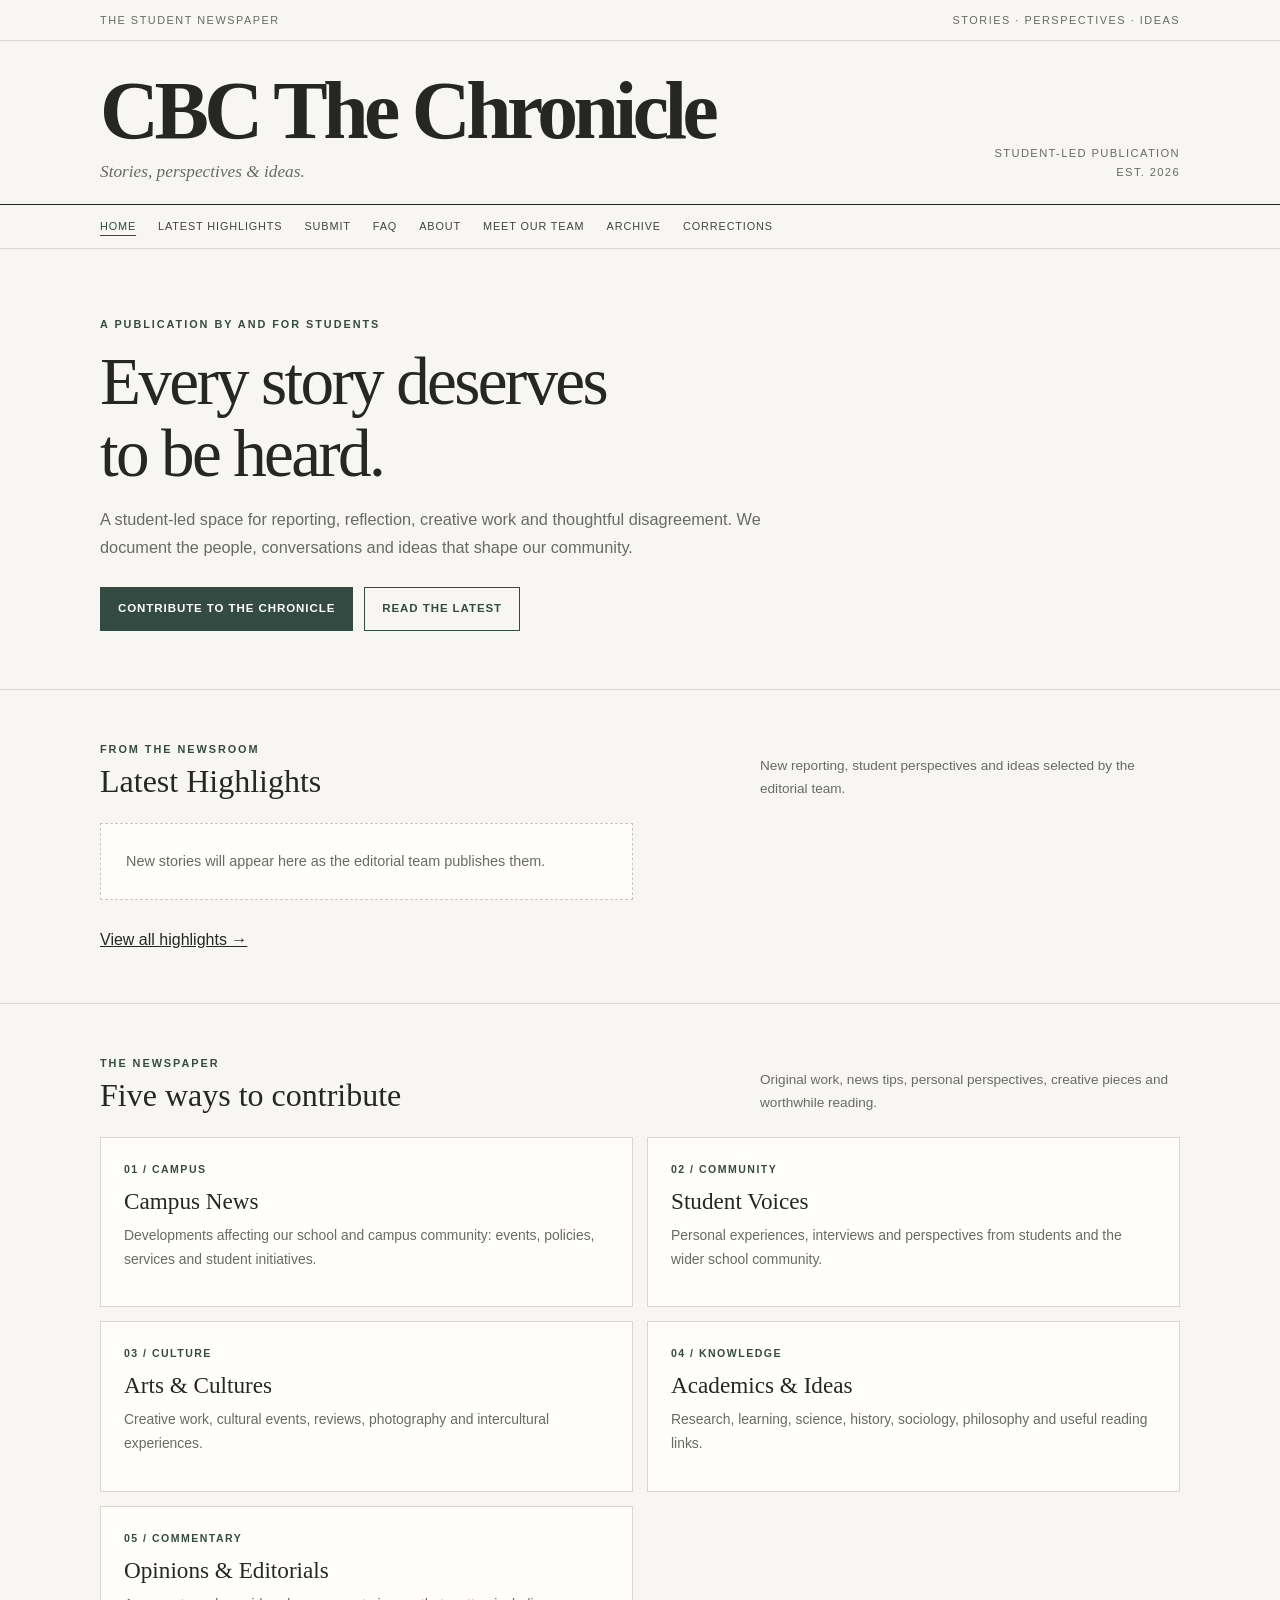
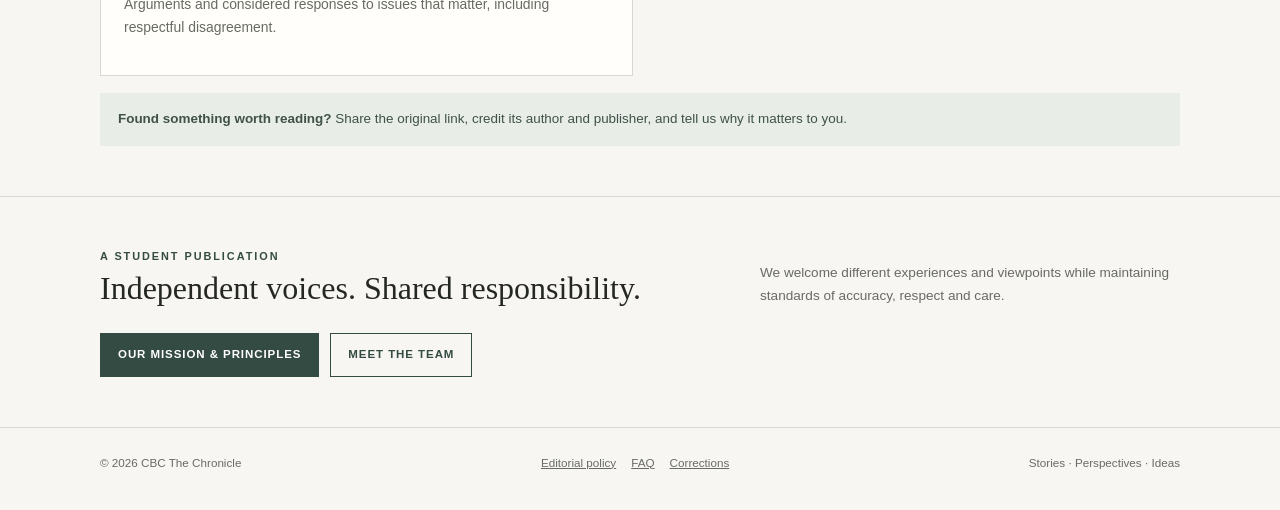
<file: index.html>
<!doctype html><html lang="en"><head><meta charset="utf-8"><meta name="viewport" content="width=device-width, initial-scale=1"><meta name="description" content="CBC The Chronicle — a student publication for stories, perspectives and ideas."><title>Home | CBC The Chronicle</title><link rel="stylesheet" href="assets/style.css"></head><body><div class="topline"><div class="wrap"><span>The Student Newspaper</span><span>Stories · Perspectives · Ideas</span></div></div><header class="mast wrap"><div class="mast-row"><a class="brand" href="index.html"><h1>CBC The Chronicle</h1><p class="tagline">Stories, perspectives &amp; ideas.</p></a><div class="edition">Student-led publication<br>Est. 2026</div></div></header><nav aria-label="Main navigation"><div class="wrap"><a href="index.html" aria-current="page">Home</a><a href="highlights.html">Latest Highlights</a><a href="submit.html">Submit</a><a href="faq.html">FAQ</a><a href="about.html">About</a><a href="team.html">Meet Our Team</a><a href="archive.html">Archive</a><a href="corrections.html">Corrections</a></div></nav><main><section class="hero"><div class="wrap"><div class="eyebrow">A publication by and for students</div><h2>Every story deserves<br>to be heard.</h2><p>A student-led space for reporting, reflection, creative work and thoughtful disagreement. We document the people, conversations and ideas that shape our community.</p><div class="actions"><a class="button" href="submit.html">Contribute to The Chronicle</a><a class="button secondary" href="highlights.html">Read the latest</a></div></div></section>
<section class="block"><div class="wrap"><div class="section-head"><div><div class="eyebrow">From the newsroom</div><h3>Latest Highlights</h3></div><p>New reporting, student perspectives and ideas selected by the editorial team.</p></div><div id="latest" class="grid"><div class="empty">New stories will appear here as the editorial team publishes them.</div></div><div class="actions"><a class="more" href="highlights.html">View all highlights →</a></div></div></section>
<section class="block"><div class="wrap"><div class="section-head"><div><div class="eyebrow">The newspaper</div><h3>Five ways to contribute</h3></div><p>Original work, news tips, personal perspectives, creative pieces and worthwhile reading.</p></div><div class="grid"><article class="card"><div class="kicker">01 / Campus</div><h3>Campus News</h3><p>Developments affecting our school and campus community: events, policies, services and student initiatives.</p></article><article class="card"><div class="kicker">02 / Community</div><h3>Student Voices</h3><p>Personal experiences, interviews and perspectives from students and the wider school community.</p></article><article class="card"><div class="kicker">03 / Culture</div><h3>Arts &amp; Cultures</h3><p>Creative work, cultural events, reviews, photography and intercultural experiences.</p></article><article class="card"><div class="kicker">04 / Knowledge</div><h3>Academics &amp; Ideas</h3><p>Research, learning, science, history, sociology, philosophy and useful reading links.</p></article><article class="card"><div class="kicker">05 / Commentary</div><h3>Opinions &amp; Editorials</h3><p>Arguments and considered responses to issues that matter, including respectful disagreement.</p></article></div><div class="note"><strong>Found something worth reading?</strong> Share the original link, credit its author and publisher, and tell us why it matters to you.</div></div></section>
<section class="block"><div class="wrap"><div class="section-head"><div><div class="eyebrow">A student publication</div><h3>Independent voices. Shared responsibility.</h3></div><p>We welcome different experiences and viewpoints while maintaining standards of accuracy, respect and care.</p></div><div class="actions"><a class="button" href="about.html">Our mission &amp; principles</a><a class="button secondary" href="team.html">Meet the team</a></div></div></section>
<script>fetch('data/articles.json').then(r=>r.json()).then(items=>{const el=document.getElementById('latest');if(!items.length)return;el.innerHTML=items.slice(0,3).map(a=>`<article class="card"><div class="kicker">${a.category||'The Chronicle'} · ${a.date||''}</div><h3>${a.title}</h3><p>${a.excerpt||''}</p><a class="more" href="${a.url}">Read story →</a></article>`).join('')}).catch(()=>{});</script></main><footer><div class="wrap"><span>© 2026 CBC The Chronicle</span><div class="footer-links"><a href="about.html">Editorial policy</a><a href="faq.html">FAQ</a><a href="corrections.html">Corrections</a></div><span>Stories · Perspectives · Ideas</span></div></footer></body></html>
</file>
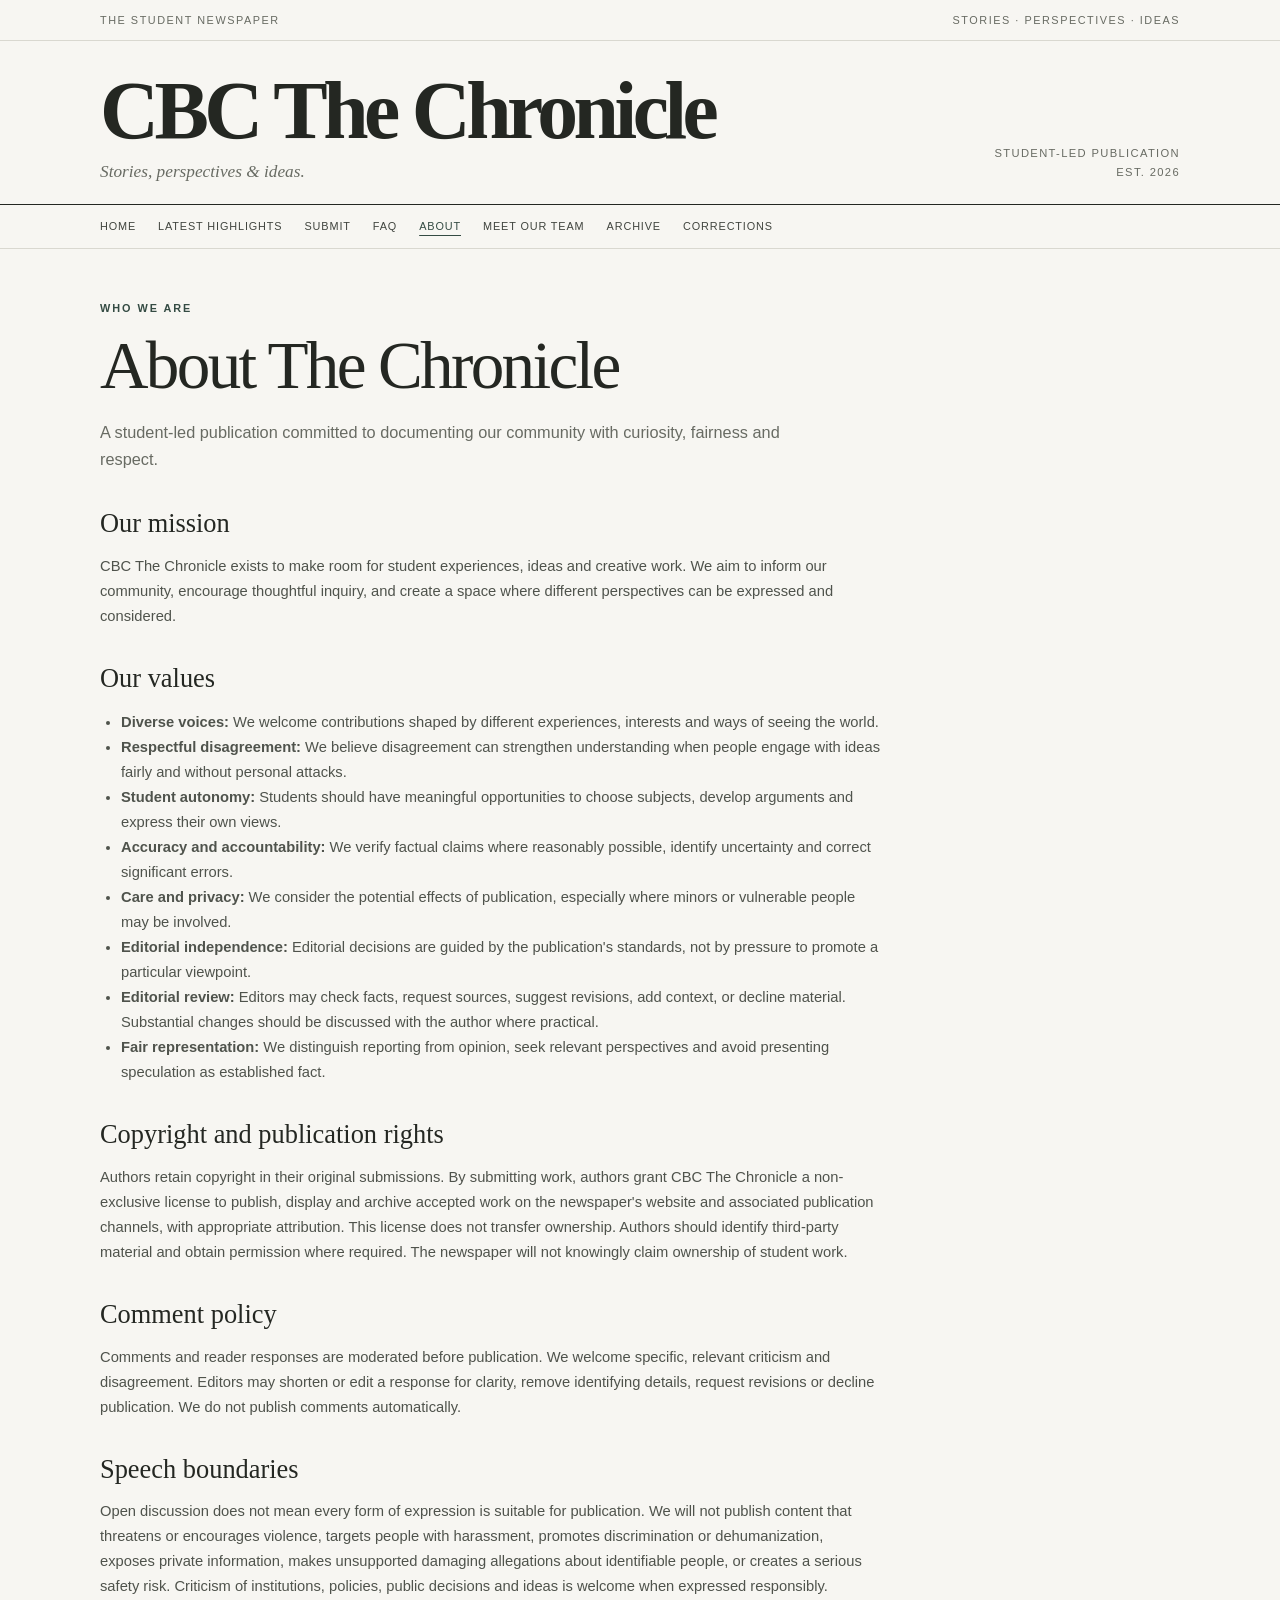
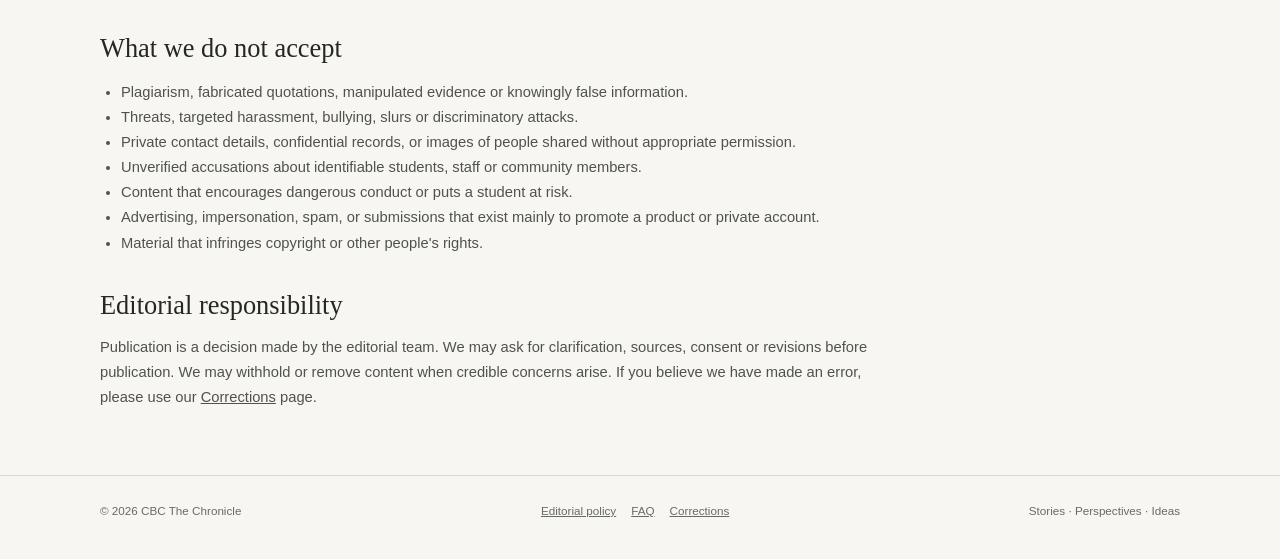
<file: about.html>
<!doctype html><html lang="en"><head><meta charset="utf-8"><meta name="viewport" content="width=device-width, initial-scale=1"><meta name="description" content="CBC The Chronicle — a student publication for stories, perspectives and ideas."><title>About | CBC The Chronicle</title><link rel="stylesheet" href="assets/style.css"></head><body><div class="topline"><div class="wrap"><span>The Student Newspaper</span><span>Stories · Perspectives · Ideas</span></div></div><header class="mast wrap"><div class="mast-row"><a class="brand" href="index.html"><h1>CBC The Chronicle</h1><p class="tagline">Stories, perspectives &amp; ideas.</p></a><div class="edition">Student-led publication<br>Est. 2026</div></div></header><nav aria-label="Main navigation"><div class="wrap"><a href="index.html">Home</a><a href="highlights.html">Latest Highlights</a><a href="submit.html">Submit</a><a href="faq.html">FAQ</a><a href="about.html" aria-current="page">About</a><a href="team.html">Meet Our Team</a><a href="archive.html">Archive</a><a href="corrections.html">Corrections</a></div></nav><main><section class="block"><div class="wrap"><div class="eyebrow">Who we are</div><h2 class="page-title">About The Chronicle</h2><p class="lede">A student-led publication committed to documenting our community with curiosity, fairness and respect.</p><div class="prose"><h2>Our mission</h2><p>CBC The Chronicle exists to make room for student experiences, ideas and creative work. We aim to inform our community, encourage thoughtful inquiry, and create a space where different perspectives can be expressed and considered.</p><h2>Our values</h2><ul><li><strong>Diverse voices:</strong> We welcome contributions shaped by different experiences, interests and ways of seeing the world.</li><li><strong>Respectful disagreement:</strong> We believe disagreement can strengthen understanding when people engage with ideas fairly and without personal attacks.</li><li><strong>Student autonomy:</strong> Students should have meaningful opportunities to choose subjects, develop arguments and express their own views.</li><li><strong>Accuracy and accountability:</strong> We verify factual claims where reasonably possible, identify uncertainty and correct significant errors.</li><li><strong>Care and privacy:</strong> We consider the potential effects of publication, especially where minors or vulnerable people may be involved.</li><li><strong>Editorial independence:</strong> Editorial decisions are guided by the publication's standards, not by pressure to promote a particular viewpoint.</li><li><strong>Editorial review:</strong> Editors may check facts, request sources, suggest revisions, add context, or decline material. Substantial changes should be discussed with the author where practical.</li><li><strong>Fair representation:</strong> We distinguish reporting from opinion, seek relevant perspectives and avoid presenting speculation as established fact.</li></ul><h2>Copyright and publication rights</h2><p>Authors retain copyright in their original submissions. By submitting work, authors grant CBC The Chronicle a non-exclusive license to publish, display and archive accepted work on the newspaper's website and associated publication channels, with appropriate attribution. This license does not transfer ownership. Authors should identify third-party material and obtain permission where required. The newspaper will not knowingly claim ownership of student work.</p><h2>Comment policy</h2><p>Comments and reader responses are moderated before publication. We welcome specific, relevant criticism and disagreement. Editors may shorten or edit a response for clarity, remove identifying details, request revisions or decline publication. We do not publish comments automatically.</p><h2>Speech boundaries</h2><p>Open discussion does not mean every form of expression is suitable for publication. We will not publish content that threatens or encourages violence, targets people with harassment, promotes discrimination or dehumanization, exposes private information, makes unsupported damaging allegations about identifiable people, or creates a serious safety risk. Criticism of institutions, policies, public decisions and ideas is welcome when expressed responsibly.</p><h2>What we do not accept</h2><ul><li>Plagiarism, fabricated quotations, manipulated evidence or knowingly false information.</li><li>Threats, targeted harassment, bullying, slurs or discriminatory attacks.</li><li>Private contact details, confidential records, or images of people shared without appropriate permission.</li><li>Unverified accusations about identifiable students, staff or community members.</li><li>Content that encourages dangerous conduct or puts a student at risk.</li><li>Advertising, impersonation, spam, or submissions that exist mainly to promote a product or private account.</li><li>Material that infringes copyright or other people's rights.</li></ul><h2>Editorial responsibility</h2><p>Publication is a decision made by the editorial team. We may ask for clarification, sources, consent or revisions before publication. We may withhold or remove content when credible concerns arise. If you believe we have made an error, please use our <a href="corrections.html">Corrections</a> page.</p></div></div></section></main><footer><div class="wrap"><span>© 2026 CBC The Chronicle</span><div class="footer-links"><a href="about.html">Editorial policy</a><a href="faq.html">FAQ</a><a href="corrections.html">Corrections</a></div><span>Stories · Perspectives · Ideas</span></div></footer></body></html>
</file>
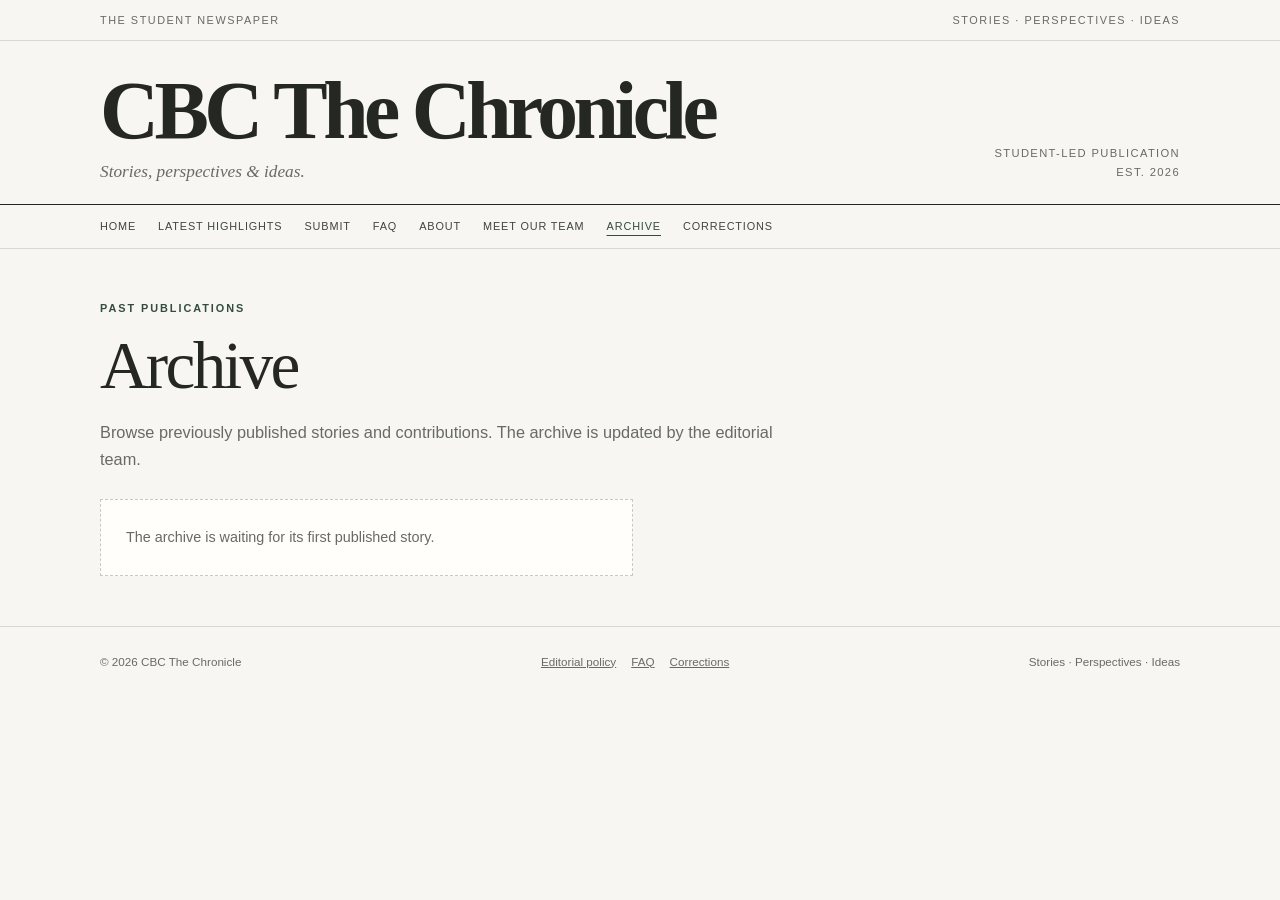
<file: archive.html>
<!doctype html><html lang="en"><head><meta charset="utf-8"><meta name="viewport" content="width=device-width, initial-scale=1"><meta name="description" content="CBC The Chronicle — a student publication for stories, perspectives and ideas."><title>Archive | CBC The Chronicle</title><link rel="stylesheet" href="assets/style.css"></head><body><div class="topline"><div class="wrap"><span>The Student Newspaper</span><span>Stories · Perspectives · Ideas</span></div></div><header class="mast wrap"><div class="mast-row"><a class="brand" href="index.html"><h1>CBC The Chronicle</h1><p class="tagline">Stories, perspectives &amp; ideas.</p></a><div class="edition">Student-led publication<br>Est. 2026</div></div></header><nav aria-label="Main navigation"><div class="wrap"><a href="index.html">Home</a><a href="highlights.html">Latest Highlights</a><a href="submit.html">Submit</a><a href="faq.html">FAQ</a><a href="about.html">About</a><a href="team.html">Meet Our Team</a><a href="archive.html" aria-current="page">Archive</a><a href="corrections.html">Corrections</a></div></nav><main><section class="block"><div class="wrap"><div class="eyebrow">Past publications</div><h2 class="page-title">Archive</h2><p class="lede">Browse previously published stories and contributions. The archive is updated by the editorial team.</p><div id="archive" class="grid" style="margin-top:25px"><div class="empty">The archive is waiting for its first published story.</div></div></div></section><script>fetch('data/articles.json').then(r=>r.json()).then(items=>{const el=document.getElementById('archive');if(!items.length)return;el.innerHTML=items.map(a=>`<article class="card"><div class="kicker">${a.category||'The Chronicle'} · ${a.date||''}</div><h3>${a.title}</h3><p>${a.excerpt||''}</p><a class="more" href="${a.url}">Read story →</a></article>`).join('')}).catch(()=>{});</script></main><footer><div class="wrap"><span>© 2026 CBC The Chronicle</span><div class="footer-links"><a href="about.html">Editorial policy</a><a href="faq.html">FAQ</a><a href="corrections.html">Corrections</a></div><span>Stories · Perspectives · Ideas</span></div></footer></body></html>
</file>
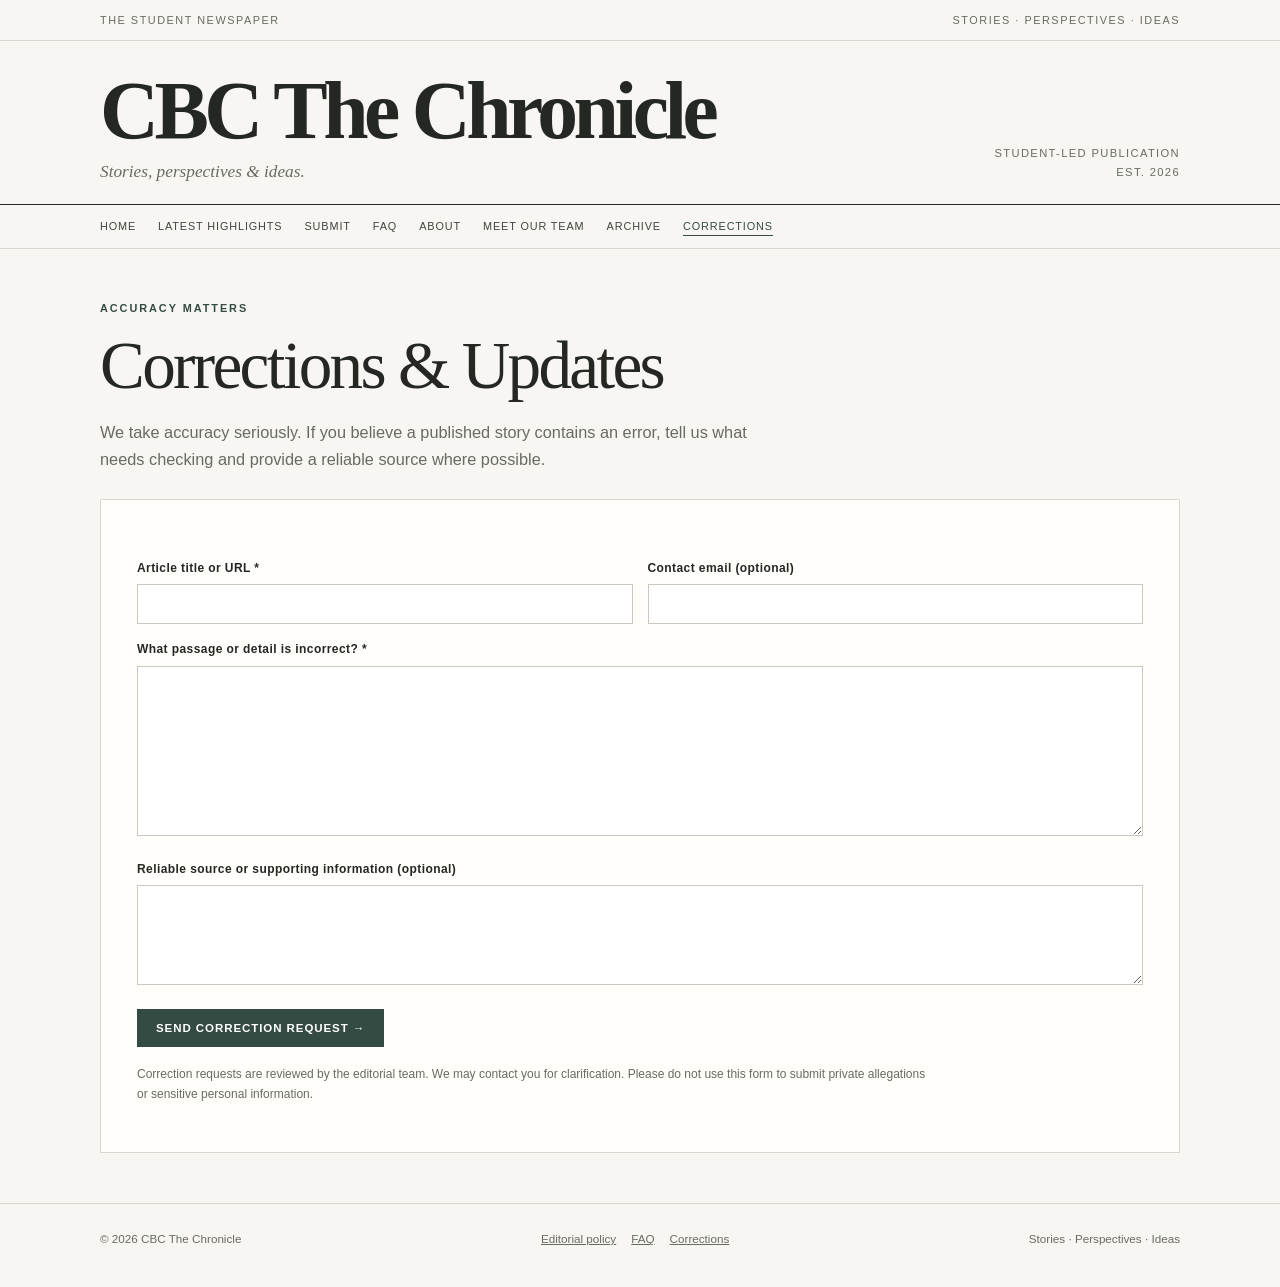
<file: corrections.html>
<!doctype html><html lang="en"><head><meta charset="utf-8"><meta name="viewport" content="width=device-width, initial-scale=1"><meta name="description" content="CBC The Chronicle — a student publication for stories, perspectives and ideas."><title>Corrections | CBC The Chronicle</title><link rel="stylesheet" href="assets/style.css"></head><body><div class="topline"><div class="wrap"><span>The Student Newspaper</span><span>Stories · Perspectives · Ideas</span></div></div><header class="mast wrap"><div class="mast-row"><a class="brand" href="index.html"><h1>CBC The Chronicle</h1><p class="tagline">Stories, perspectives &amp; ideas.</p></a><div class="edition">Student-led publication<br>Est. 2026</div></div></header><nav aria-label="Main navigation"><div class="wrap"><a href="index.html">Home</a><a href="highlights.html">Latest Highlights</a><a href="submit.html">Submit</a><a href="faq.html">FAQ</a><a href="about.html">About</a><a href="team.html">Meet Our Team</a><a href="archive.html">Archive</a><a href="corrections.html" aria-current="page">Corrections</a></div></nav><main><section class="block"><div class="wrap"><div class="eyebrow">Accuracy matters</div><h2 class="page-title">Corrections &amp; Updates</h2><p class="lede">We take accuracy seriously. If you believe a published story contains an error, tell us what needs checking and provide a reliable source where possible.</p><div class="submission" style="margin-top:25px"><form action="https://formsubmit.co/ce8e7ad326ea4788c25325392c6ee7db" method="POST"><input type="hidden" name="_subject" value="[CBC The Chronicle] Correction request"><input type="hidden" name="_template" value="table"><input type="text" name="_honey" style="display:none" tabindex="-1" autocomplete="off"><div class="fields"><div class="field"><label for="article">Article title or URL *</label><input id="article" name="Article" required></div><div class="field"><label for="contact">Contact email (optional)</label><input id="contact" type="email" name="Reply email"></div></div><div class="field"><label for="passage">What passage or detail is incorrect? *</label><textarea id="passage" name="Passage in question" required minlength="10"></textarea></div><div class="field"><label for="evidence">Reliable source or supporting information (optional)</label><textarea id="evidence" name="Supporting source" style="min-height:100px"></textarea></div><button class="button-submit" type="submit">Send correction request →</button></form><p class="privacy">Correction requests are reviewed by the editorial team. We may contact you for clarification. Please do not use this form to submit private allegations or sensitive personal information.</p></div></div></section></main><footer><div class="wrap"><span>© 2026 CBC The Chronicle</span><div class="footer-links"><a href="about.html">Editorial policy</a><a href="faq.html">FAQ</a><a href="corrections.html">Corrections</a></div><span>Stories · Perspectives · Ideas</span></div></footer></body></html>
</file>
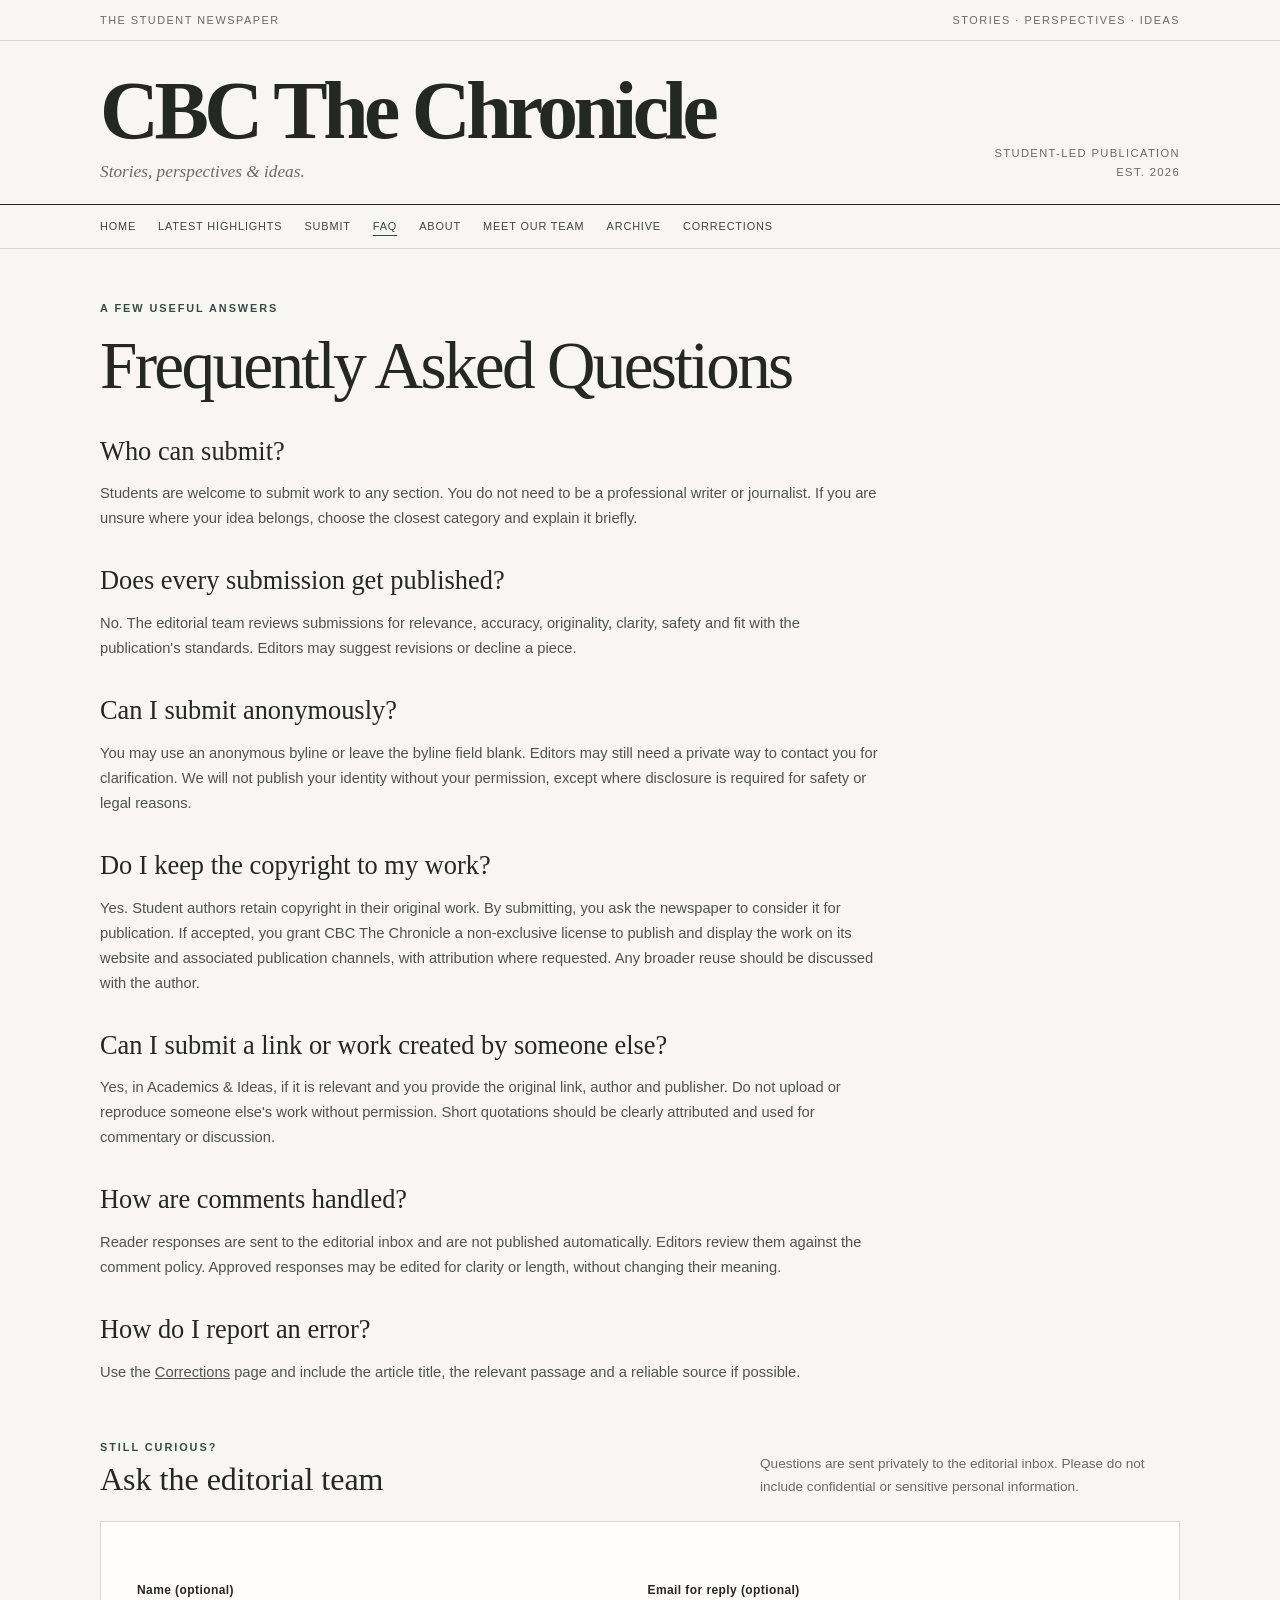
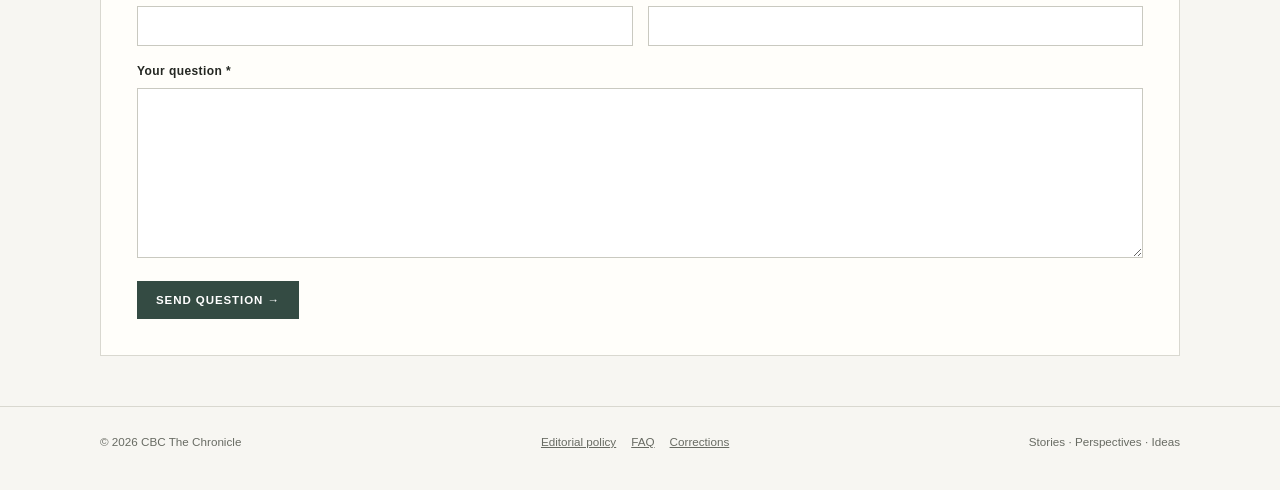
<file: faq.html>
<!doctype html><html lang="en"><head><meta charset="utf-8"><meta name="viewport" content="width=device-width, initial-scale=1"><meta name="description" content="CBC The Chronicle — a student publication for stories, perspectives and ideas."><title>FAQ | CBC The Chronicle</title><link rel="stylesheet" href="assets/style.css"></head><body><div class="topline"><div class="wrap"><span>The Student Newspaper</span><span>Stories · Perspectives · Ideas</span></div></div><header class="mast wrap"><div class="mast-row"><a class="brand" href="index.html"><h1>CBC The Chronicle</h1><p class="tagline">Stories, perspectives &amp; ideas.</p></a><div class="edition">Student-led publication<br>Est. 2026</div></div></header><nav aria-label="Main navigation"><div class="wrap"><a href="index.html">Home</a><a href="highlights.html">Latest Highlights</a><a href="submit.html">Submit</a><a href="faq.html" aria-current="page">FAQ</a><a href="about.html">About</a><a href="team.html">Meet Our Team</a><a href="archive.html">Archive</a><a href="corrections.html">Corrections</a></div></nav><main><section class="block"><div class="wrap"><div class="eyebrow">A few useful answers</div><h2 class="page-title">Frequently Asked Questions</h2><div class="prose"><h2>Who can submit?</h2><p>Students are welcome to submit work to any section. You do not need to be a professional writer or journalist. If you are unsure where your idea belongs, choose the closest category and explain it briefly.</p><h2>Does every submission get published?</h2><p>No. The editorial team reviews submissions for relevance, accuracy, originality, clarity, safety and fit with the publication's standards. Editors may suggest revisions or decline a piece.</p><h2>Can I submit anonymously?</h2><p>You may use an anonymous byline or leave the byline field blank. Editors may still need a private way to contact you for clarification. We will not publish your identity without your permission, except where disclosure is required for safety or legal reasons.</p><h2>Do I keep the copyright to my work?</h2><p>Yes. Student authors retain copyright in their original work. By submitting, you ask the newspaper to consider it for publication. If accepted, you grant CBC The Chronicle a non-exclusive license to publish and display the work on its website and associated publication channels, with attribution where requested. Any broader reuse should be discussed with the author.</p><h2>Can I submit a link or work created by someone else?</h2><p>Yes, in Academics &amp; Ideas, if it is relevant and you provide the original link, author and publisher. Do not upload or reproduce someone else's work without permission. Short quotations should be clearly attributed and used for commentary or discussion.</p><h2>How are comments handled?</h2><p>Reader responses are sent to the editorial inbox and are not published automatically. Editors review them against the comment policy. Approved responses may be edited for clarity or length, without changing their meaning.</p><h2>How do I report an error?</h2><p>Use the <a href="corrections.html">Corrections</a> page and include the article title, the relevant passage and a reliable source if possible.</p></div><section style="padding-top:38px"><div class="section-head"><div><div class="eyebrow">Still curious?</div><h3>Ask the editorial team</h3></div><p>Questions are sent privately to the editorial inbox. Please do not include confidential or sensitive personal information.</p></div><div class="submission"><form action="https://formsubmit.co/ce8e7ad326ea4788c25325392c6ee7db" method="POST"><input type="hidden" name="_subject" value="[CBC The Chronicle] Student FAQ question"><input type="hidden" name="_template" value="table"><input type="text" name="_honey" style="display:none" tabindex="-1" autocomplete="off"><div class="fields"><div class="field"><label for="qname">Name (optional)</label><input id="qname" name="Name" maxlength="80"></div><div class="field"><label for="qemail">Email for reply (optional)</label><input id="qemail" type="email" name="Reply email"></div></div><div class="field"><label for="question">Your question *</label><textarea id="question" name="Question" required minlength="5"></textarea></div><button class="button-submit" type="submit">Send question →</button></form></div></section></div></section></main><footer><div class="wrap"><span>© 2026 CBC The Chronicle</span><div class="footer-links"><a href="about.html">Editorial policy</a><a href="faq.html">FAQ</a><a href="corrections.html">Corrections</a></div><span>Stories · Perspectives · Ideas</span></div></footer></body></html>
</file>
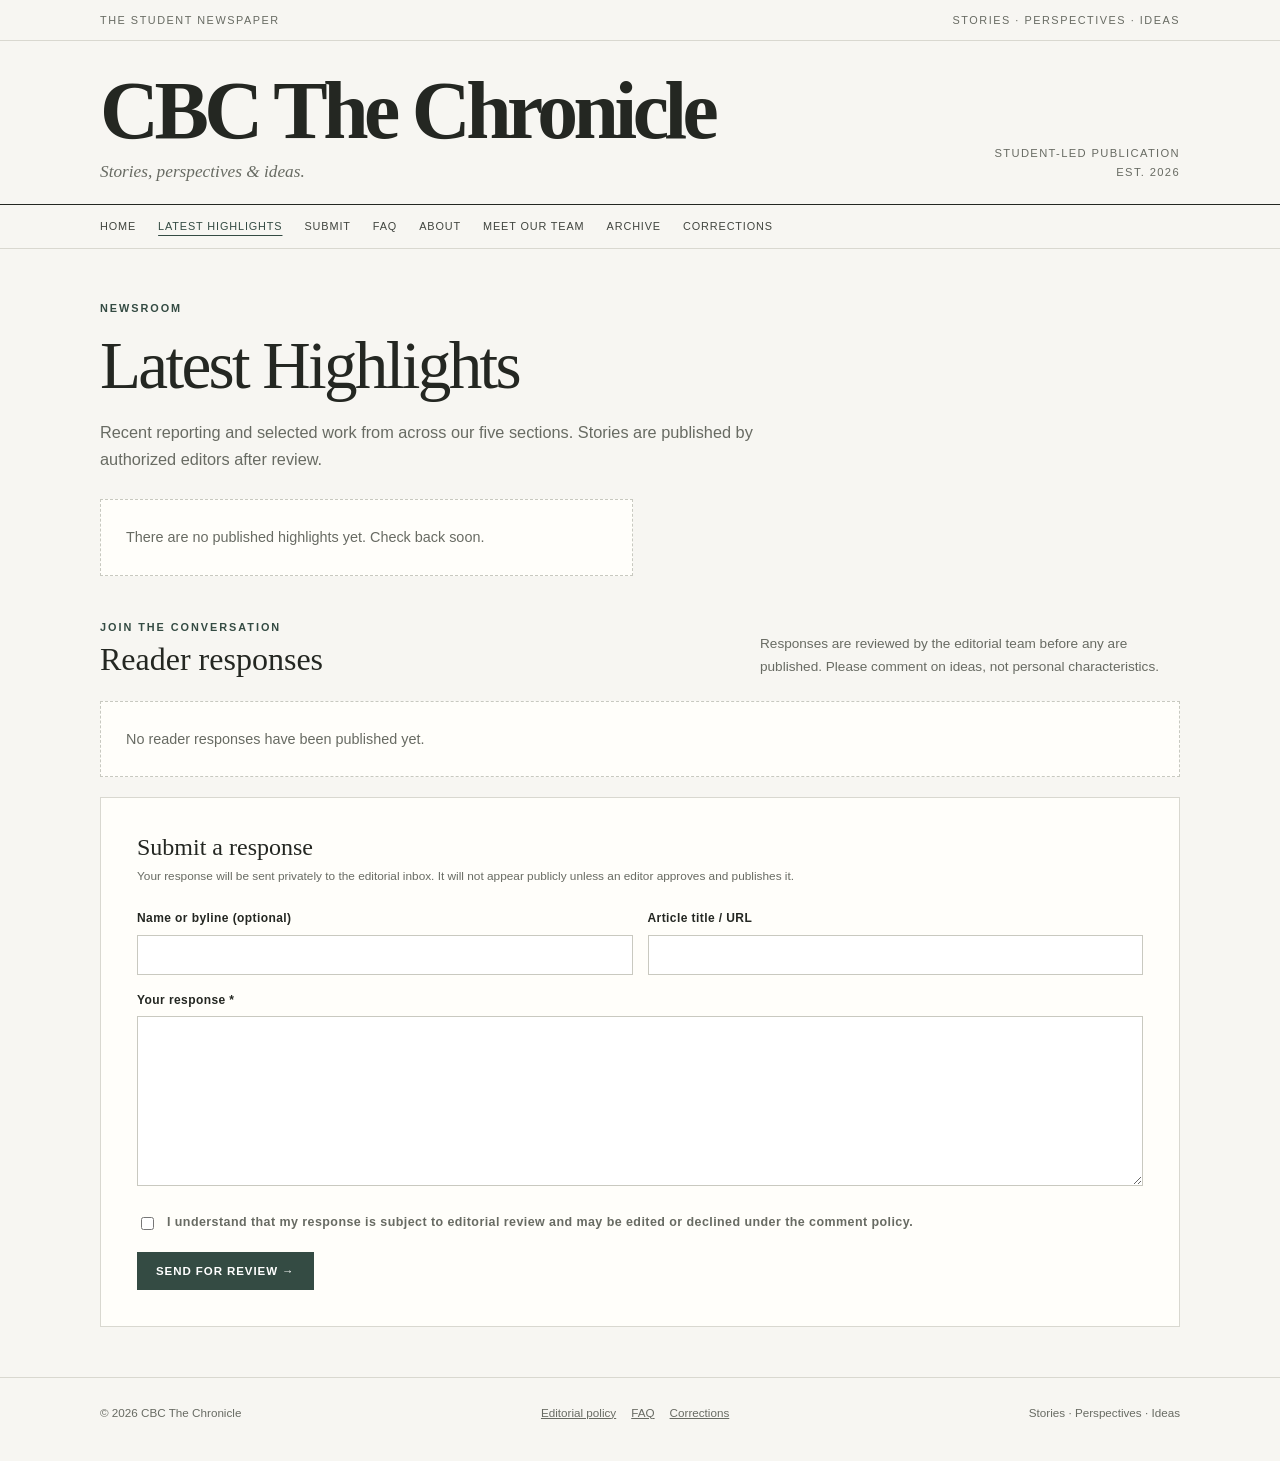
<file: highlights.html>
<!doctype html><html lang="en"><head><meta charset="utf-8"><meta name="viewport" content="width=device-width, initial-scale=1"><meta name="description" content="CBC The Chronicle — a student publication for stories, perspectives and ideas."><title>Latest Highlights | CBC The Chronicle</title><link rel="stylesheet" href="assets/style.css"></head><body><div class="topline"><div class="wrap"><span>The Student Newspaper</span><span>Stories · Perspectives · Ideas</span></div></div><header class="mast wrap"><div class="mast-row"><a class="brand" href="index.html"><h1>CBC The Chronicle</h1><p class="tagline">Stories, perspectives &amp; ideas.</p></a><div class="edition">Student-led publication<br>Est. 2026</div></div></header><nav aria-label="Main navigation"><div class="wrap"><a href="index.html">Home</a><a href="highlights.html" aria-current="page">Latest Highlights</a><a href="submit.html">Submit</a><a href="faq.html">FAQ</a><a href="about.html">About</a><a href="team.html">Meet Our Team</a><a href="archive.html">Archive</a><a href="corrections.html">Corrections</a></div></nav><main><section class="block"><div class="wrap"><div class="eyebrow">Newsroom</div><h2 class="page-title">Latest Highlights</h2><p class="lede">Recent reporting and selected work from across our five sections. Stories are published by authorized editors after review.</p><div id="articles" class="grid" style="margin-top:25px"><div class="empty">There are no published highlights yet. Check back soon.</div></div><section style="padding:42px 0 0"><div class="section-head"><div><div class="eyebrow">Join the conversation</div><h3>Reader responses</h3></div><p>Responses are reviewed by the editorial team before any are published. Please comment on ideas, not personal characteristics.</p></div><div id="comments"><div class="empty">No reader responses have been published yet.</div></div><div class="submission" style="margin-top:20px"><h3 style="font:500 1.5rem var(--serif);margin:0">Submit a response</h3><p class="small">Your response will be sent privately to the editorial inbox. It will not appear publicly unless an editor approves and publishes it.</p><form action="https://formsubmit.co/ce8e7ad326ea4788c25325392c6ee7db" method="POST"><input type="hidden" name="_subject" value="[CBC The Chronicle] Reader response for moderation"><input type="hidden" name="_template" value="table"><input type="text" name="_honey" style="display:none" tabindex="-1" autocomplete="off"><div class="fields"><div class="field"><label for="response-name">Name or byline (optional)</label><input id="response-name" name="Reader byline" maxlength="80"></div><div class="field"><label for="response-story">Article title / URL</label><input id="response-story" name="Article being discussed" required maxlength="200"></div></div><div class="field"><label for="response">Your response *</label><textarea id="response" name="Reader response" required minlength="10"></textarea></div><label class="checkline"><input type="checkbox" required><span>I understand that my response is subject to editorial review and may be edited or declined under the comment policy.</span></label><button class="button-submit" type="submit">Send for review →</button></form></div></section></div></section><script>fetch('data/articles.json').then(r=>r.json()).then(items=>{const el=document.getElementById('articles');if(!items.length)return;el.innerHTML=items.map(a=>`<article class="card"><div class="kicker">${a.category||'The Chronicle'} · ${a.date||''}</div><h3>${a.title}</h3><p>${a.excerpt||''}</p><a class="more" href="${a.url}">Read story →</a></article>`).join('')}).catch(()=>{});fetch('data/comments.json').then(r=>r.json()).then(items=>{const el=document.getElementById('comments');if(!items.length)return;el.innerHTML=items.map(c=>`<div class="comment"><strong>${c.byline||'A reader'}</strong><span class="small"> · ${c.date||''}</span><p>${c.text}</p></div>`).join('')}).catch(()=>{});</script></main><footer><div class="wrap"><span>© 2026 CBC The Chronicle</span><div class="footer-links"><a href="about.html">Editorial policy</a><a href="faq.html">FAQ</a><a href="corrections.html">Corrections</a></div><span>Stories · Perspectives · Ideas</span></div></footer></body></html>
</file>
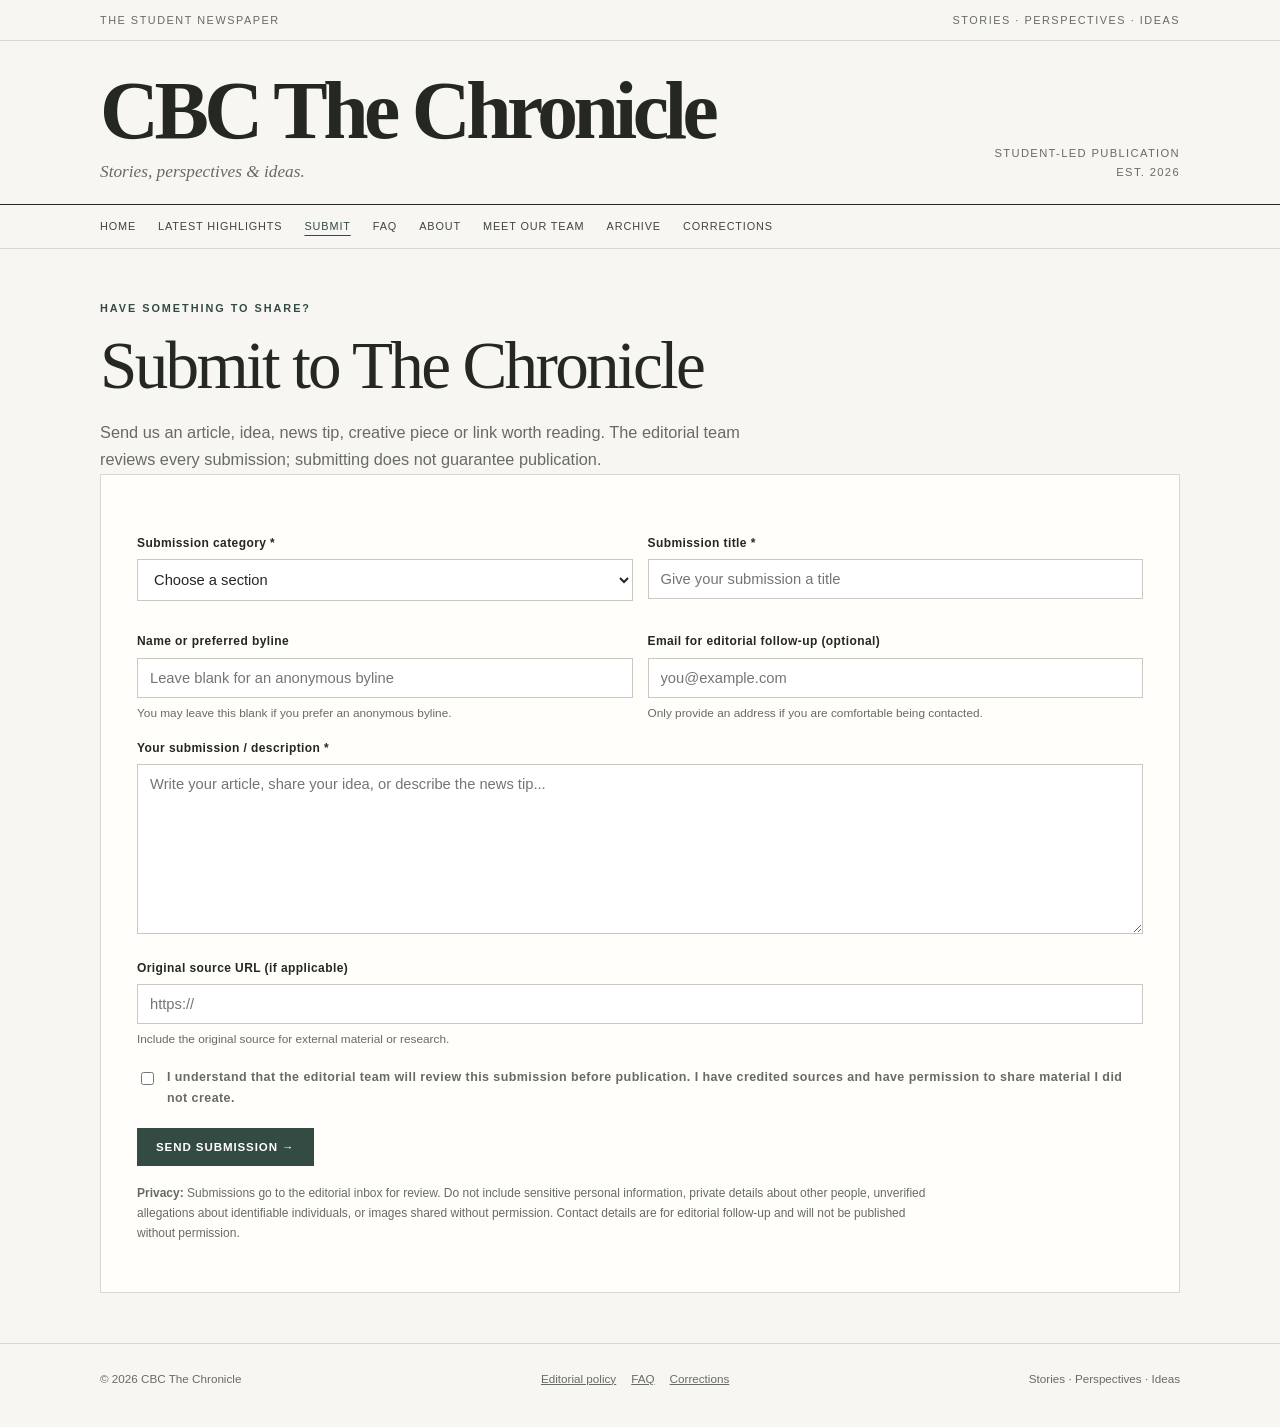
<file: submit.html>
<!doctype html><html lang="en"><head><meta charset="utf-8"><meta name="viewport" content="width=device-width, initial-scale=1"><meta name="description" content="CBC The Chronicle — a student publication for stories, perspectives and ideas."><title>Submit | CBC The Chronicle</title><link rel="stylesheet" href="assets/style.css"></head><body><div class="topline"><div class="wrap"><span>The Student Newspaper</span><span>Stories · Perspectives · Ideas</span></div></div><header class="mast wrap"><div class="mast-row"><a class="brand" href="index.html"><h1>CBC The Chronicle</h1><p class="tagline">Stories, perspectives &amp; ideas.</p></a><div class="edition">Student-led publication<br>Est. 2026</div></div></header><nav aria-label="Main navigation"><div class="wrap"><a href="index.html">Home</a><a href="highlights.html">Latest Highlights</a><a href="submit.html" aria-current="page">Submit</a><a href="faq.html">FAQ</a><a href="about.html">About</a><a href="team.html">Meet Our Team</a><a href="archive.html">Archive</a><a href="corrections.html">Corrections</a></div></nav><main><section class="block"><div class="wrap"><div class="eyebrow">Have something to share?</div><h2 class="page-title">Submit to The Chronicle</h2><p class="lede">Send us an article, idea, news tip, creative piece or link worth reading. The editorial team reviews every submission; submitting does not guarantee publication.</p><div class="submission"><form action="https://formsubmit.co/ce8e7ad326ea4788c25325392c6ee7db" method="POST"><input type="hidden" name="_subject" value="[CBC The Chronicle] New student submission"><input type="hidden" name="_template" value="table"><input type="text" name="_honey" style="display:none" tabindex="-1" autocomplete="off"><div class="fields"><div class="field"><label for="category">Submission category *</label><select id="category" name="Category" required><option value="">Choose a section</option><option>Campus News</option><option>Student Voices</option><option>Arts &amp; Cultures</option><option>Academics &amp; Ideas</option><option>Opinions &amp; Editorials</option></select></div><div class="field"><label for="title">Submission title *</label><input id="title" name="Submission title" required maxlength="180" placeholder="Give your submission a title"></div><div class="field"><label for="author">Name or preferred byline</label><input id="author" name="Author / byline" maxlength="100" placeholder="Leave blank for an anonymous byline"><div class="hint">You may leave this blank if you prefer an anonymous byline.</div></div><div class="field"><label for="email">Email for editorial follow-up (optional)</label><input id="email" type="email" name="Reply email" placeholder="you@example.com"><div class="hint">Only provide an address if you are comfortable being contacted.</div></div></div><div class="field"><label for="content">Your submission / description *</label><textarea id="content" name="Submission text" required minlength="20" placeholder="Write your article, share your idea, or describe the news tip..."></textarea></div><div class="field"><label for="source">Original source URL (if applicable)</label><input id="source" type="url" name="Source URL" placeholder="https://"><div class="hint">Include the original source for external material or research.</div></div><label class="checkline"><input type="checkbox" name="Submission acknowledgement" value="Confirmed" required><span>I understand that the editorial team will review this submission before publication. I have credited sources and have permission to share material I did not create.</span></label><button class="button-submit" type="submit">Send submission →</button></form><p class="privacy"><strong>Privacy:</strong> Submissions go to the editorial inbox for review. Do not include sensitive personal information, private details about other people, unverified allegations about identifiable individuals, or images shared without permission. Contact details are for editorial follow-up and will not be published without permission.</p></div></div></section></main><footer><div class="wrap"><span>© 2026 CBC The Chronicle</span><div class="footer-links"><a href="about.html">Editorial policy</a><a href="faq.html">FAQ</a><a href="corrections.html">Corrections</a></div><span>Stories · Perspectives · Ideas</span></div></footer></body></html>
</file>
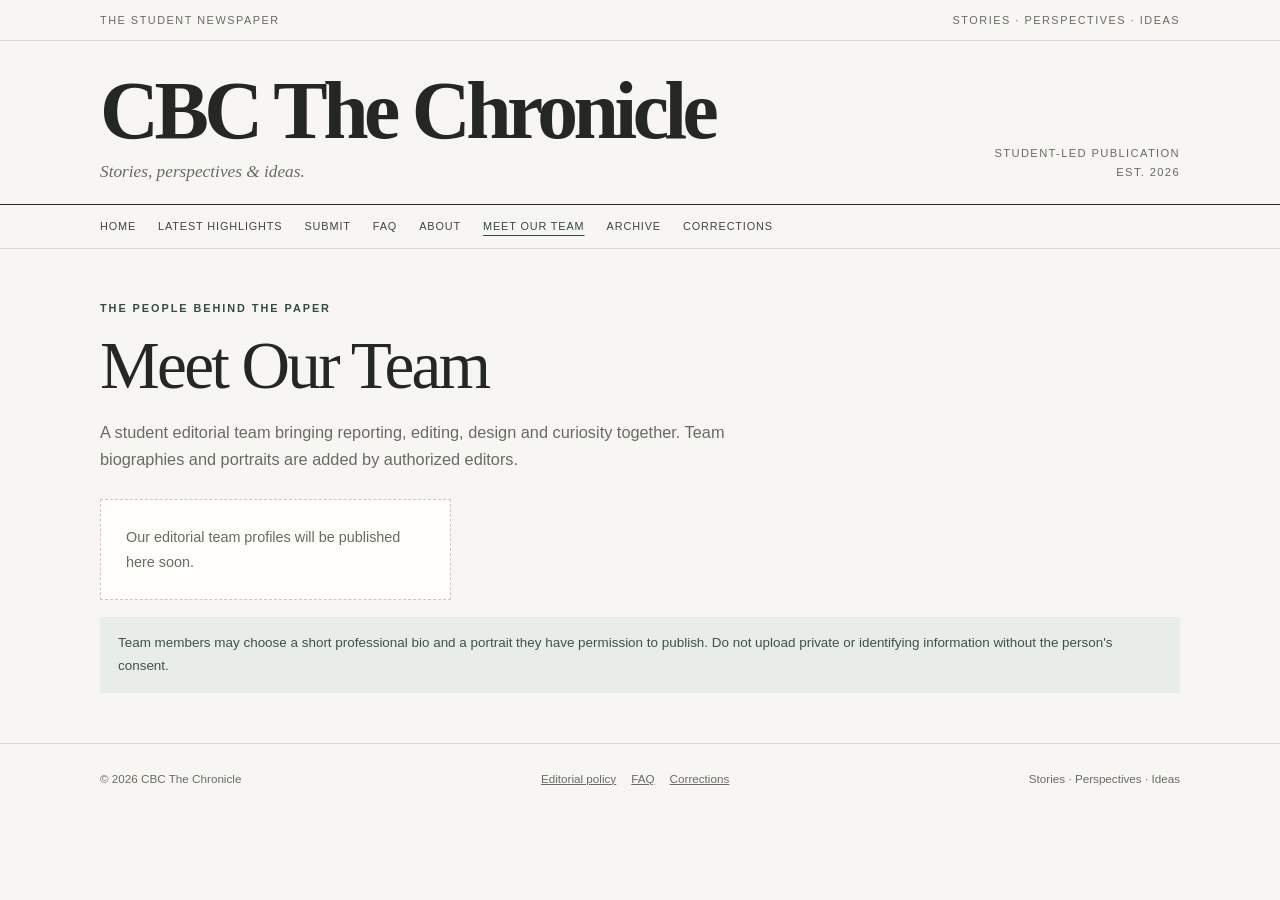
<file: team.html>
<!doctype html><html lang="en"><head><meta charset="utf-8"><meta name="viewport" content="width=device-width, initial-scale=1"><meta name="description" content="CBC The Chronicle — a student publication for stories, perspectives and ideas."><title>Meet Our Team | CBC The Chronicle</title><link rel="stylesheet" href="assets/style.css"></head><body><div class="topline"><div class="wrap"><span>The Student Newspaper</span><span>Stories · Perspectives · Ideas</span></div></div><header class="mast wrap"><div class="mast-row"><a class="brand" href="index.html"><h1>CBC The Chronicle</h1><p class="tagline">Stories, perspectives &amp; ideas.</p></a><div class="edition">Student-led publication<br>Est. 2026</div></div></header><nav aria-label="Main navigation"><div class="wrap"><a href="index.html">Home</a><a href="highlights.html">Latest Highlights</a><a href="submit.html">Submit</a><a href="faq.html">FAQ</a><a href="about.html">About</a><a href="team.html" aria-current="page">Meet Our Team</a><a href="archive.html">Archive</a><a href="corrections.html">Corrections</a></div></nav><main><section class="block"><div class="wrap"><div class="eyebrow">The people behind the paper</div><h2 class="page-title">Meet Our Team</h2><p class="lede">A student editorial team bringing reporting, editing, design and curiosity together. Team biographies and portraits are added by authorized editors.</p><div id="team" class="grid three" style="margin-top:25px"><div class="empty">Our editorial team profiles will be published here soon.</div></div><div class="note">Team members may choose a short professional bio and a portrait they have permission to publish. Do not upload private or identifying information without the person's consent.</div></div></section><script>fetch('data/team.json').then(r=>r.json()).then(items=>{const el=document.getElementById('team');if(!items.length)return;el.innerHTML=items.map(p=>`<article class="person">${p.photo?`<img src="${p.photo}" alt="Portrait of ${p.name}">`:'<div style="aspect-ratio:4/3;background:#e8e7df;margin-bottom:14px"></div>'}<h3>${p.name}</h3><div class="role">${p.role||'Editorial team'}</div><p>${p.bio||''}</p></article>`).join('')}).catch(()=>{});</script></main><footer><div class="wrap"><span>© 2026 CBC The Chronicle</span><div class="footer-links"><a href="about.html">Editorial policy</a><a href="faq.html">FAQ</a><a href="corrections.html">Corrections</a></div><span>Stories · Perspectives · Ideas</span></div></footer></body></html>
</file>
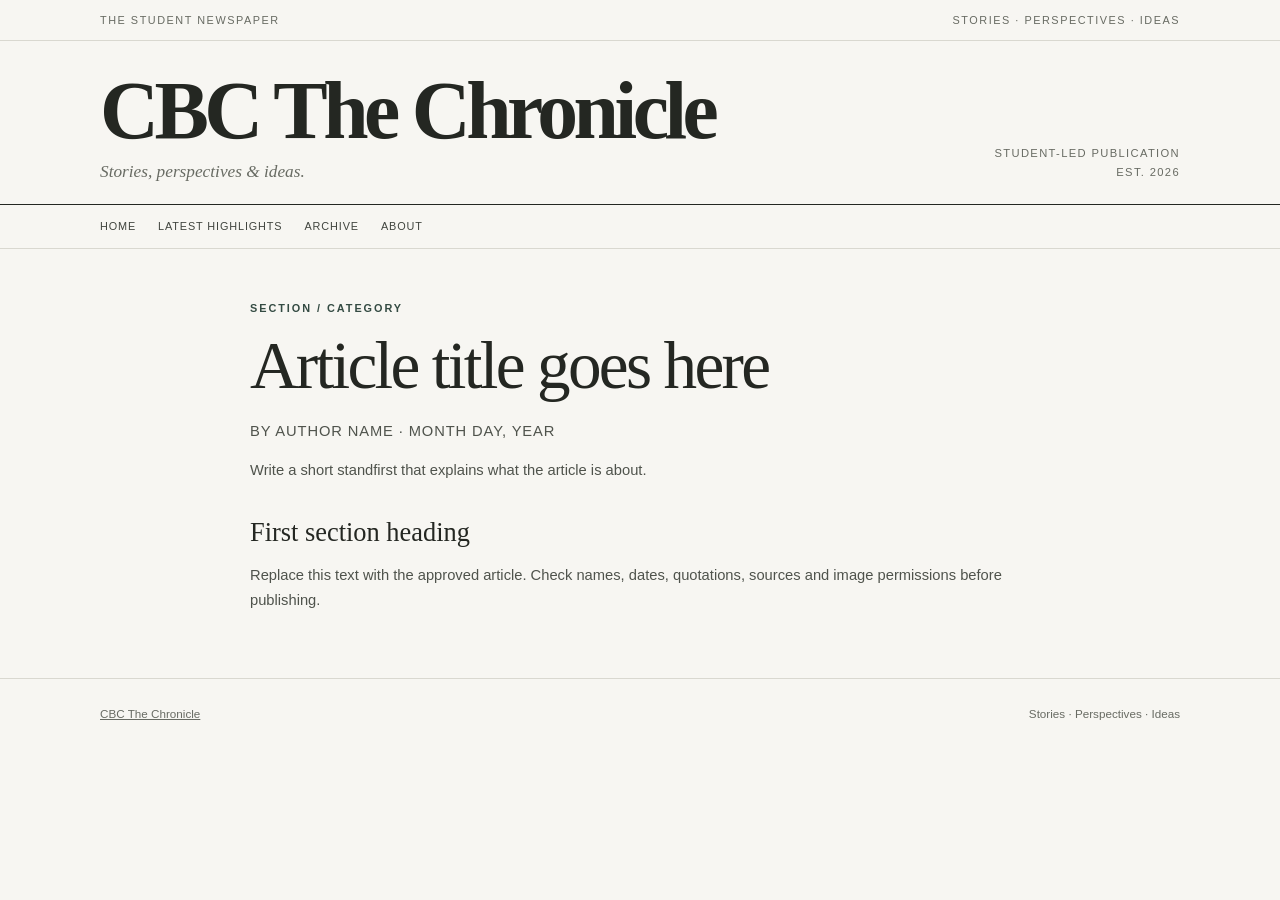
<file: articles/article-template.html>
<!doctype html><html lang="en"><head><meta charset="utf-8"><meta name="viewport" content="width=device-width, initial-scale=1"><title>Article title | CBC The Chronicle</title><link rel="stylesheet" href="../assets/style.css"></head><body><div class="topline"><div class="wrap"><span>The Student Newspaper</span><span>Stories · Perspectives · Ideas</span></div></div><header class="mast wrap"><div class="mast-row"><a class="brand" href="../index.html"><h1>CBC The Chronicle</h1><p class="tagline">Stories, perspectives &amp; ideas.</p></a><div class="edition">Student-led publication<br>Est. 2026</div></div></header><nav><div class="wrap"><a href="../index.html">Home</a><a href="../highlights.html">Latest Highlights</a><a href="../archive.html">Archive</a><a href="../about.html">About</a></div></nav><main><section class="block"><article class="wrap prose"><div class="eyebrow">SECTION / CATEGORY</div><h1 class="page-title">Article title goes here</h1><p class="article-meta">By Author Name · Month Day, Year</p><p class="lede">Write a short standfirst that explains what the article is about.</p><h2>First section heading</h2><p>Replace this text with the approved article. Check names, dates, quotations, sources and image permissions before publishing.</p></article></section></main><footer><div class="wrap"><a href="../index.html">CBC The Chronicle</a><span>Stories · Perspectives · Ideas</span></div></footer></body></html>
</file>
<file: assets/style.css>
:root{--paper:#f7f6f2;--white:#fffefa;--ink:#242722;--muted:#686b63;--line:#d9d8d0;--accent:#344b43;--accent-soft:#e8ede8;--serif:Georgia,"Times New Roman",serif;--sans:Arial,Helvetica,sans-serif}*{box-sizing:border-box}html{scroll-behavior:smooth}body{margin:0;background:var(--paper);color:var(--ink);font:16px/1.7 var(--sans)}a{color:inherit}.wrap{width:min(1080px,calc(100% - 40px));margin:auto}.topline{border-bottom:1px solid var(--line);color:var(--muted);font-size:.68rem;letter-spacing:.14em;text-transform:uppercase}.topline .wrap{display:flex;justify-content:space-between;gap:16px;padding:11px 0}.mast{padding:30px 0 22px}.mast-row{display:flex;align-items:flex-end;justify-content:space-between;gap:24px}.brand{text-decoration:none}.brand h1{font:700 clamp(2.5rem,7vw,5.1rem)/.98 var(--serif);letter-spacing:-.055em;margin:0}.tagline{font:italic 1.08rem var(--serif);color:var(--muted);margin:11px 0 0}.edition{text-align:right;color:var(--muted);font-size:.7rem;letter-spacing:.12em;text-transform:uppercase;white-space:nowrap}nav{border-top:1px solid var(--ink);border-bottom:1px solid var(--line)}nav .wrap{display:flex;flex-wrap:wrap;gap:8px 22px;padding:12px 0}nav a{text-decoration:none;font-size:.68rem;letter-spacing:.08em;text-transform:uppercase;color:#41453f}nav a:hover,nav a[aria-current=page]{color:var(--accent);text-decoration:underline;text-underline-offset:5px}.hero{padding:66px 0 58px;border-bottom:1px solid var(--line)}.eyebrow{color:var(--accent);font-size:.68rem;font-weight:700;letter-spacing:.18em;text-transform:uppercase}.hero h2,.page-title{font:500 clamp(2.25rem,5.3vw,4.2rem)/1.06 var(--serif);letter-spacing:-.04em;margin:13px 0 17px;max-width:800px}.hero p,.lede{max-width:690px;color:var(--muted);font-size:1.02rem;margin:0}.actions{display:flex;flex-wrap:wrap;gap:11px;margin-top:26px}.button{display:inline-block;padding:11px 17px;border:1px solid var(--accent);background:var(--accent);color:white;text-decoration:none;font-size:.72rem;font-weight:700;letter-spacing:.08em;text-transform:uppercase}.button.secondary{background:transparent;color:var(--accent)}section.block{padding:50px 0;border-bottom:1px solid var(--line)}.section-head{display:flex;justify-content:space-between;align-items:end;gap:20px;margin-bottom:23px}.section-head h3{font:500 2rem/1.15 var(--serif);margin:5px 0 0}.section-head p{max-width:420px;color:var(--muted);font-size:.85rem;margin:0}.grid{display:grid;grid-template-columns:repeat(2,minmax(0,1fr));gap:14px}.grid.three{grid-template-columns:repeat(3,minmax(0,1fr))}.card{background:var(--white);border:1px solid var(--line);padding:23px}.card .kicker{font-size:.66rem;color:var(--accent);font-weight:700;letter-spacing:.14em;text-transform:uppercase}.card h3,.card h4{font:500 1.45rem/1.25 var(--serif);margin:8px 0}.card p{color:var(--muted);font-size:.87rem;margin:0 0 12px}.card a.more{font-size:.72rem;text-transform:uppercase;letter-spacing:.08em;color:var(--accent);font-weight:700;text-decoration:none}.card a.more:hover{text-decoration:underline}.note{margin-top:17px;padding:15px 18px;background:var(--accent-soft);color:#3f5148;font-size:.84rem}.empty{padding:25px;background:var(--white);border:1px dashed #c8c9c0;color:var(--muted);font-size:.9rem}.submission{background:var(--white);border:1px solid var(--line);padding:clamp(20px,4vw,36px)}form{margin-top:22px}.fields{display:grid;grid-template-columns:1fr 1fr;gap:15px}label{display:block;font-size:.75rem;font-weight:700;letter-spacing:.035em;margin-bottom:6px}input,select,textarea{width:100%;border:1px solid #c9c9c0;background:#fff;border-radius:0;padding:11px 12px;color:var(--ink);font: .92rem var(--sans)}input:focus,select:focus,textarea:focus{outline:2px solid #8da397;outline-offset:1px}textarea{min-height:170px;resize:vertical}.field{margin-bottom:15px}.hint,.small{color:var(--muted);font-size:.74rem;margin-top:5px}.checkline{display:flex;align-items:flex-start;gap:10px;margin:18px 0;color:var(--muted);font-size:.78rem}.checkline input{width:auto;margin-top:5px}.button-submit{border:1px solid var(--accent);background:var(--accent);color:white;padding:12px 18px;font:700 .72rem var(--sans);letter-spacing:.08em;text-transform:uppercase;cursor:pointer}.privacy{color:var(--muted);font-size:.75rem;margin-top:17px;max-width:800px}.prose{max-width:780px}.prose h2{font:500 1.65rem var(--serif);margin:34px 0 8px}.prose h3{font:500 1.25rem var(--serif);margin:24px 0 7px}.prose p,.prose li{color:#4f534c;font-size:.92rem}.prose ul{padding-left:21px}.rule-list{display:grid;grid-template-columns:1fr 1fr;gap:12px}.rule{background:var(--white);border:1px solid var(--line);padding:19px}.rule h3{font:500 1.2rem var(--serif);margin:0 0 7px}.rule p{color:var(--muted);font-size:.84rem;margin:0}.person{background:var(--white);border:1px solid var(--line);padding:20px}.person img{width:100%;aspect-ratio:4/3;object-fit:cover;background:#e8e7df;display:block;margin-bottom:14px}.person h3{font:500 1.35rem var(--serif);margin:0 0 3px}.person .role{color:var(--accent);font-size:.68rem;letter-spacing:.1em;text-transform:uppercase}.person p{font-size:.84rem;color:var(--muted)}.article-meta{color:var(--muted);font-size:.75rem;letter-spacing:.06em;text-transform:uppercase}.comment{border-top:1px solid var(--line);padding:15px 0}.comment p{margin:5px 0;color:#4f534c;font-size:.9rem}footer{padding:25px 0 38px;color:var(--muted);font-size:.73rem}footer .wrap{display:flex;justify-content:space-between;gap:18px;flex-wrap:wrap}.footer-links{display:flex;gap:15px;flex-wrap:wrap}.footer-links a{color:var(--muted)}@media(max-width:720px){.mast-row{display:block}.edition{text-align:left;margin-top:16px}.grid,.grid.three,.fields,.rule-list{grid-template-columns:1fr}.section-head{display:block}.section-head p{margin-top:9px}.hero{padding:48px 0}.topline .wrap{font-size:.6rem}}
</file>
